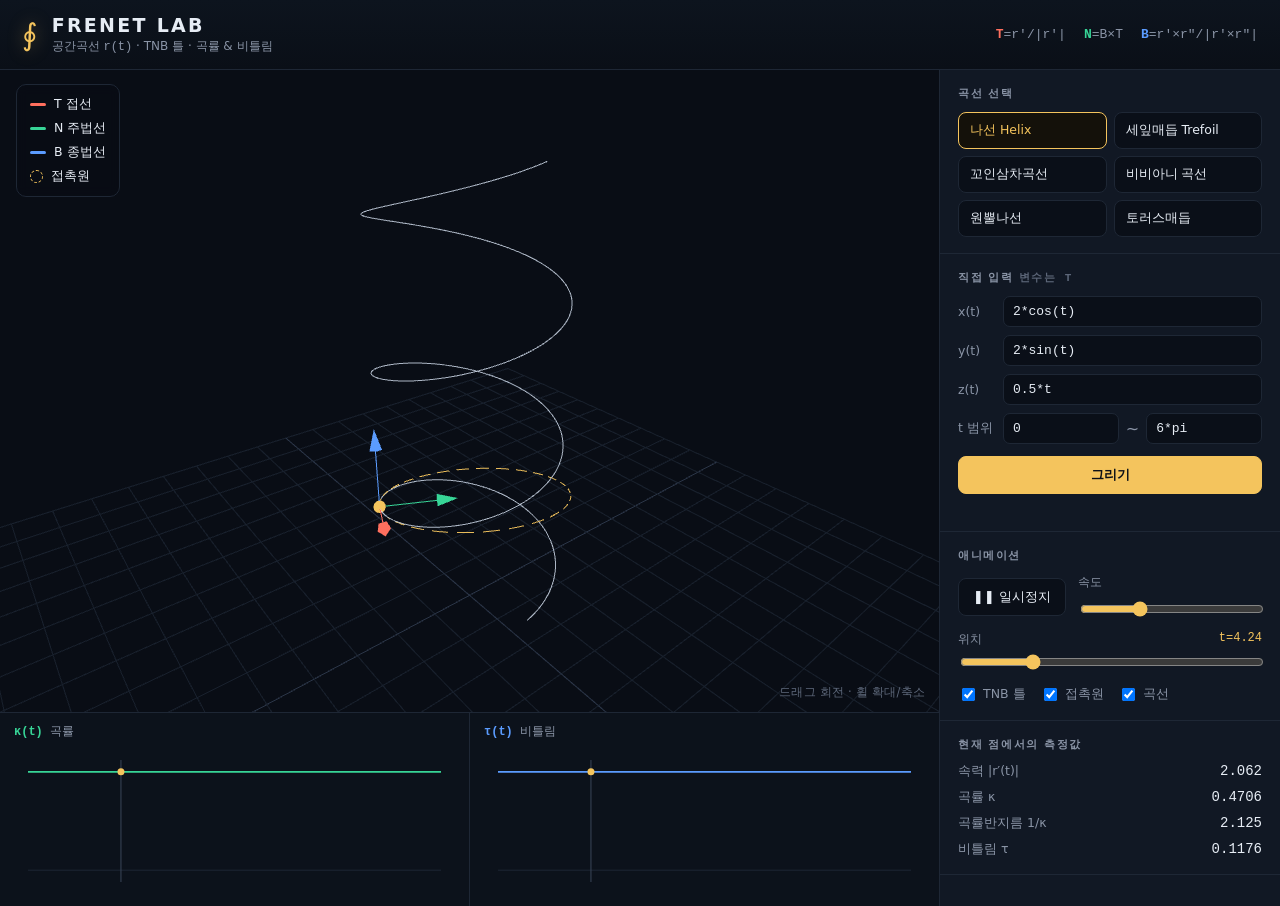
<file: frenet-lab/index.html>
<!DOCTYPE html>
<html lang="ko">
<head>
  <meta charset="UTF-8" />
  <meta name="viewport" content="width=device-width, initial-scale=1.0" />
  <title>Frenet Lab · 공간곡선과 TNB 틀</title>
  <meta name="description" content="공간곡선 r(t)의 접선·법선·종법선(TNB) 틀과 곡률·비틀림을 실시간으로 시각화하는 미분기하 실험실." />
  <link rel="stylesheet" href="css/style.css" />
  <!-- 외부 라이브러리(프로젝트에 내장): 식 파서 math.js, 3D 렌더 three.js
       인터넷 없이도 더블클릭만으로 동작하도록 로컬 파일로 포함했다. -->
  <script src="js/lib/math.min.js"></script>
  <script src="js/lib/three.min.js"></script>
</head>
<body>
  <header class="topbar">
    <div class="brand">
      <span class="mark">∮</span>
      <div>
        <h1>Frenet&nbsp;Lab</h1>
        <p>공간곡선 <span class="mono">r(t)</span> · TNB 틀 · 곡률 &amp; 비틀림</p>
      </div>
    </div>
    <div class="formula" aria-hidden="true">
      <span><b class="cT">T</b>=r′/|r′|</span>
      <span><b class="cN">N</b>=B×T</span>
      <span><b class="cB">B</b>=r′×r″/|r′×r″|</span>
    </div>
  </header>

  <main class="layout">
    <!-- 3D 뷰포트 (히어로) -->
    <section class="viewport" aria-label="3차원 곡선 뷰">
      <div id="stage"></div>
      <div class="legend">
        <span><i style="background:var(--T)"></i> T 접선</span>
        <span><i style="background:var(--N)"></i> N 주법선</span>
        <span><i style="background:var(--B)"></i> B 종법선</span>
        <span><i class="ring"></i> 접촉원</span>
      </div>
      <div class="hint">드래그 회전 · 휠 확대/축소</div>
    </section>

    <!-- 제어판 -->
    <aside class="panel" aria-label="제어판">
      <div class="block">
        <div class="block-title">곡선 선택</div>
        <div id="presets" class="presets"></div>
      </div>

      <div class="block">
        <div class="block-title">직접 입력 <span class="mono dim">변수는 t</span></div>
        <div class="expr-grid">
          <label>x(t)</label><input id="ex" class="mono" value="2*cos(t)" />
          <label>y(t)</label><input id="ey" class="mono" value="2*sin(t)" />
          <label>z(t)</label><input id="ez" class="mono" value="0.5*t" />
          <label>t 범위</label>
          <div class="range-row">
            <input id="tmin" class="mono" value="0" />
            <span>~</span>
            <input id="tmax" class="mono" value="6*pi" />
          </div>
        </div>
        <button id="draw" class="btn primary">그리기</button>
        <div id="err" class="err" role="alert"></div>
      </div>

      <div class="block">
        <div class="block-title">애니메이션</div>
        <div class="play-row">
          <button id="play" class="btn">▶ 재생</button>
          <label class="speed">속도
            <input id="speed" type="range" min="0.1" max="3" step="0.1" value="1" />
          </label>
        </div>
        <label class="t-row">위치 <span id="tval" class="mono">t=0.00</span>
          <input id="tslider" type="range" min="0" max="1000" value="0" />
        </label>
        <div class="toggles">
          <label><input type="checkbox" id="tgFrame" checked /> TNB 틀</label>
          <label><input type="checkbox" id="tgCircle" checked /> 접촉원</label>
          <label><input type="checkbox" id="tgTrail" checked /> 곡선</label>
        </div>
      </div>

      <div class="block readout">
        <div class="block-title">현재 점에서의 측정값</div>
        <dl>
          <dt>속력 |r′(t)|</dt><dd id="rSpeed" class="mono">–</dd>
          <dt>곡률 κ</dt><dd id="rKappa" class="mono">–</dd>
          <dt>곡률반지름 1/κ</dt><dd id="rRad" class="mono">–</dd>
          <dt>비틀림 τ</dt><dd id="rTau" class="mono">–</dd>
        </dl>
      </div>
    </aside>

    <!-- 곡률 / 비틀림 그래프 -->
    <section class="graphs" aria-label="곡률과 비틀림 그래프">
      <figure>
        <figcaption><b class="cN">κ(t)</b> 곡률</figcaption>
        <canvas id="gKappa" width="600" height="150"></canvas>
      </figure>
      <figure>
        <figcaption><b class="cB">τ(t)</b> 비틀림</figcaption>
        <canvas id="gTau" width="600" height="150"></canvas>
      </figure>
    </section>
  </main>

  <script src="js/math-utils.js"></script>
  <script src="js/app.js"></script>
</body>
</html>
</file>
<file: frenet-lab/css/style.css>
/* =============================================================
 * Frenet Lab — style.css
 * 디자인 방향: "정밀 과학 계측기".
 *  - 깊은 네이비-블랙 배경 위에서 TNB 세 벡터의 색이 곧 범례가 된다.
 *  - 수치/수식은 모노스페이스로, 라벨은 산세리프로.
 * ============================================================= */
:root {
  --bg:      #090d15;
  --panel:   #111824;
  --panel-2: #0c121b;
  --inset:   #0a0f18;
  --line:    #1e2735;
  --text:    #e7edf5;
  --muted:   #8a94a6;
  --dim:     #5c6678;

  --T: #ff6f5e;  /* 접선 Tangent  — coral  */
  --N: #37d597;  /* 주법선 Normal  — green  */
  --B: #5b9cff;  /* 종법선 Binormal— blue   */
  --accent: #f4c45d; /* 현재 위치 표시 — amber */

  --mono: ui-monospace, "SF Mono", "JetBrains Mono", "Cascadia Code", Consolas, monospace;
  --sans: system-ui, -apple-system, "Segoe UI", "Apple SD Gothic Neo", "Malgun Gothic", sans-serif;
  --radius: 10px;
}

* { box-sizing: border-box; }
html, body { height: 100%; }
body {
  margin: 0;
  font-family: var(--sans);
  color: var(--text);
  background: var(--bg);
  -webkit-font-smoothing: antialiased;
}
.mono { font-family: var(--mono); font-variant-numeric: tabular-nums; }
.dim  { color: var(--dim); }
.cT { color: var(--T); } .cN { color: var(--N); } .cB { color: var(--B); }

/* ---------- 상단 바 ---------- */
.topbar {
  display: flex; align-items: center; justify-content: space-between;
  gap: 16px; padding: 14px 22px;
  border-bottom: 1px solid var(--line);
  background: linear-gradient(180deg, #0d141e, #0a0f17);
}
.brand { display: flex; align-items: center; gap: 14px; }
.brand .mark {
  font-size: 30px; line-height: 1; color: var(--accent);
  text-shadow: 0 0 18px rgba(244,196,93,.35);
}
.brand h1 {
  margin: 0; font-size: 19px; letter-spacing: .12em;
  font-weight: 600; text-transform: uppercase;
}
.brand p { margin: 2px 0 0; font-size: 12px; color: var(--muted); }
.formula { display: flex; gap: 18px; font-size: 13px; color: var(--muted); }
.formula .mono, .formula span { font-family: var(--mono); }
.formula b { font-weight: 700; }

/* ---------- 레이아웃 ---------- */
.layout {
  display: grid;
  grid-template-columns: 1fr 340px;
  grid-template-rows: minmax(0, 1fr) auto;
  grid-template-areas:
    "viewport panel"
    "graphs   panel";
  gap: 1px;
  height: calc(100vh - 64px);
  background: var(--line);
}
.viewport { grid-area: viewport; position: relative; background: var(--bg); min-height: 0; }
.panel    { grid-area: panel;    background: var(--panel); overflow-y: auto; }
.graphs   { grid-area: graphs;   background: var(--panel-2); }

/* ---------- 뷰포트 ---------- */
#stage { position: absolute; inset: 0; }
#stage canvas { display: block; }
.legend {
  position: absolute; left: 16px; top: 14px;
  display: flex; flex-direction: column; gap: 7px;
  font-size: 12.5px; color: var(--text);
  background: rgba(9,13,21,.6); backdrop-filter: blur(6px);
  border: 1px solid var(--line); border-radius: var(--radius);
  padding: 11px 13px; pointer-events: none;
}
.legend span { display: flex; align-items: center; gap: 8px; }
.legend i { width: 16px; height: 3px; border-radius: 2px; display: inline-block; }
.legend i.ring {
  width: 13px; height: 13px; border-radius: 50%;
  background: transparent; border: 1.5px dashed var(--accent);
}
.hint {
  position: absolute; right: 14px; bottom: 12px;
  font-size: 11.5px; color: var(--dim);
  pointer-events: none; letter-spacing: .02em;
}

/* ---------- 제어판 ---------- */
.block { padding: 16px 18px; border-bottom: 1px solid var(--line); }
.block-title {
  font-size: 11px; letter-spacing: .14em; text-transform: uppercase;
  color: var(--muted); margin-bottom: 11px; font-weight: 600;
}
.presets { display: grid; grid-template-columns: 1fr 1fr; gap: 7px; }
.preset {
  font: inherit; font-size: 12.5px; text-align: left;
  padding: 9px 11px; cursor: pointer; color: var(--text);
  background: var(--inset); border: 1px solid var(--line);
  border-radius: 8px; transition: .15s;
}
.preset:hover { border-color: var(--dim); }
.preset.active { border-color: var(--accent); color: var(--accent); background: #14110a; }

.expr-grid {
  display: grid; grid-template-columns: auto 1fr; gap: 8px 10px;
  align-items: center;
}
.expr-grid label { font-size: 12.5px; color: var(--muted); }
.expr-grid input, .range-row input {
  width: 100%; background: var(--inset); color: var(--text);
  border: 1px solid var(--line); border-radius: 7px;
  padding: 7px 9px; font-size: 13px;
}
.expr-grid input:focus, .range-row input:focus {
  outline: none; border-color: var(--accent);
}
.range-row { display: flex; align-items: center; gap: 7px; }
.range-row span { color: var(--muted); }

.btn {
  font: inherit; font-size: 13px; cursor: pointer; color: var(--text);
  background: var(--inset); border: 1px solid var(--line);
  border-radius: 8px; padding: 9px 14px; transition: .15s;
}
.btn:hover { border-color: var(--dim); }
.btn.primary {
  width: 100%; margin-top: 12px; color: #0a0f17; font-weight: 600;
  background: var(--accent); border-color: var(--accent);
}
.btn.primary:hover { filter: brightness(1.06); }
.err { color: var(--T); font-size: 12px; margin-top: 9px; min-height: 1em; }

.play-row { display: flex; align-items: center; gap: 12px; margin-bottom: 12px; }
#play { min-width: 86px; }
.speed { font-size: 12px; color: var(--muted); display: flex; flex-direction: column; gap: 4px; flex: 1; }
.t-row { display: block; font-size: 12px; color: var(--muted); }
.t-row .mono { color: var(--accent); float: right; }
input[type="range"] { width: 100%; accent-color: var(--accent); margin-top: 6px; }
.toggles { display: flex; gap: 14px; margin-top: 12px; font-size: 12.5px; color: var(--muted); }
.toggles label { display: flex; align-items: center; gap: 5px; cursor: pointer; }

.readout dl {
  display: grid; grid-template-columns: 1fr auto; gap: 9px 12px; margin: 0;
}
.readout dt { font-size: 12.5px; color: var(--muted); }
.readout dd { margin: 0; font-size: 14px; text-align: right; color: var(--text); }

/* ---------- 그래프 ---------- */
.graphs { display: grid; grid-template-columns: 1fr 1fr; gap: 1px; background: var(--line); }
.graphs figure { margin: 0; padding: 10px 14px; background: var(--panel-2); }
.graphs figcaption {
  font-size: 12px; color: var(--muted); margin-bottom: 6px; font-family: var(--mono);
}
.graphs canvas { width: 100%; height: auto; display: block; }

/* ---------- 반응형 ---------- */
@media (max-width: 880px) {
  .topbar { flex-wrap: wrap; gap: 8px; }
  .formula { display: none; }
  .layout {
    grid-template-columns: 1fr;
    grid-template-rows: 56vh auto auto;
    grid-template-areas: "viewport" "panel" "graphs";
    height: auto;
  }
  .panel { max-height: none; }
}
</file>
